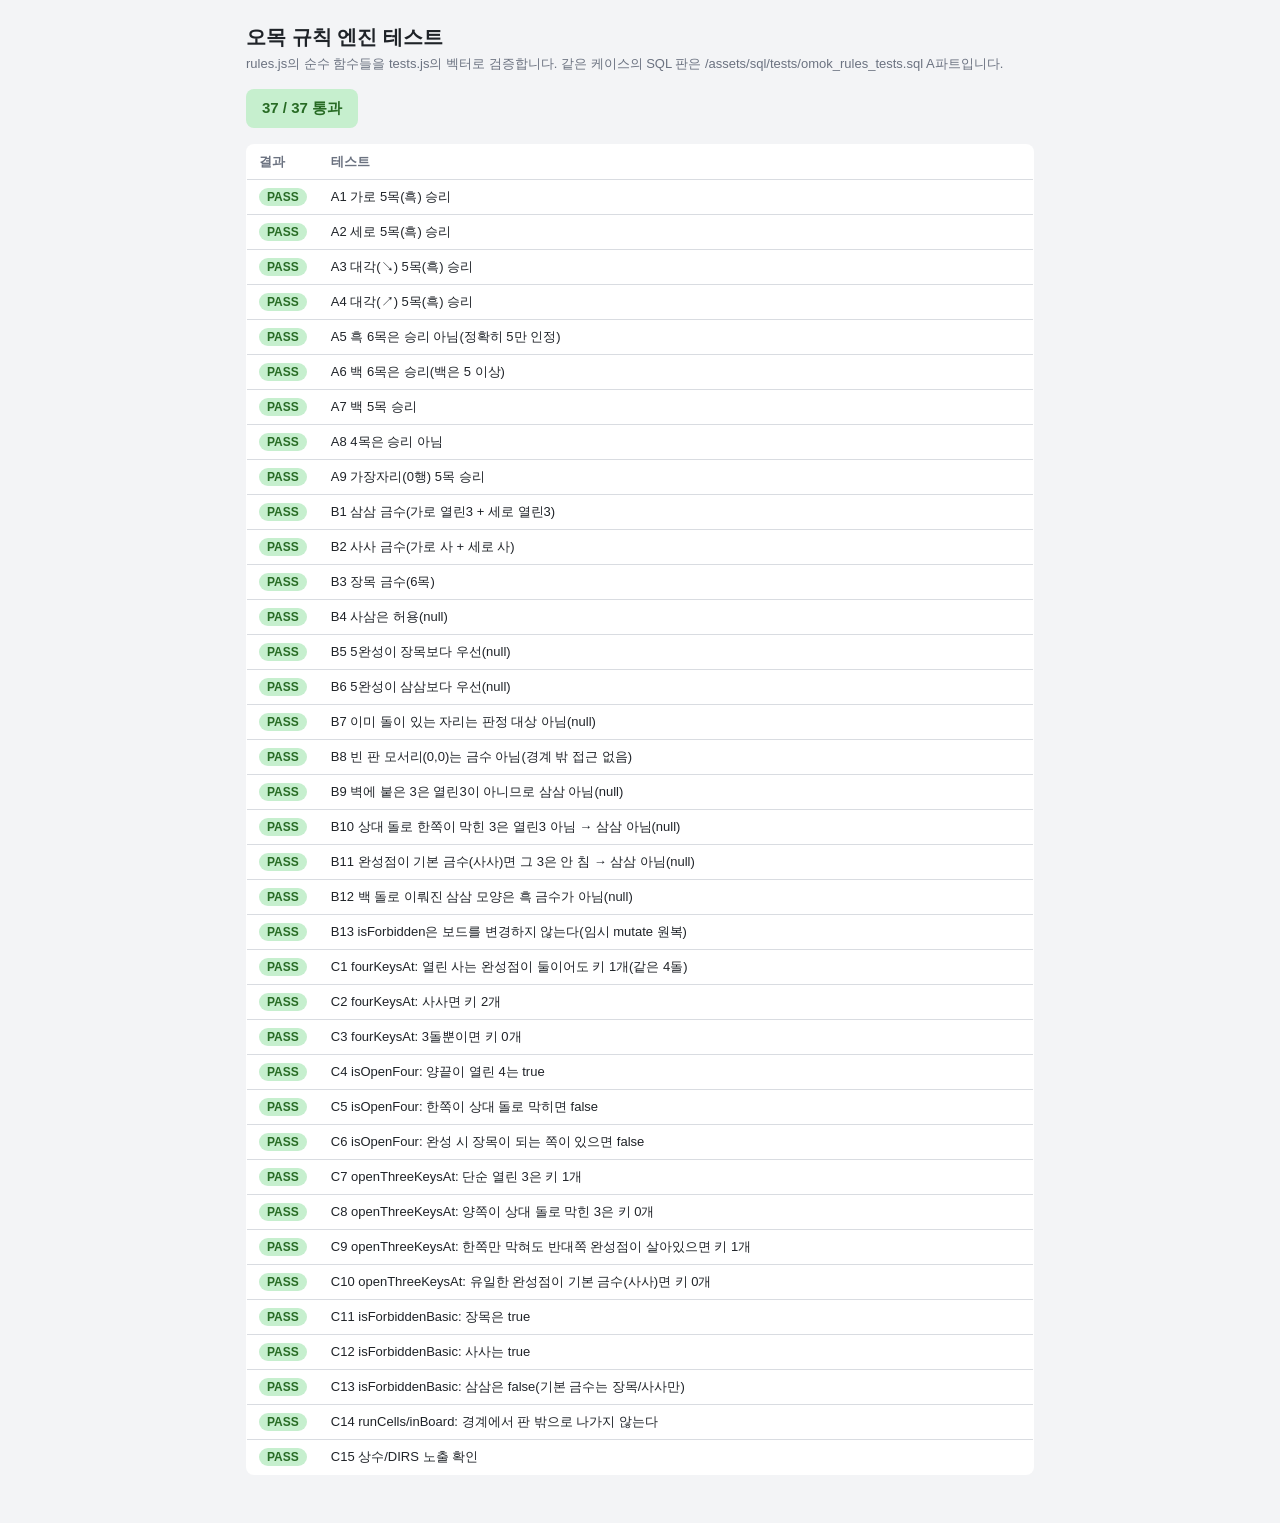
<file: omok/tests.html>
<!DOCTYPE html>
<html lang="ko">
<head>
<meta charset="UTF-8">
<meta name="viewport" content="width=device-width, initial-scale=1.0">
<title>오목 규칙 엔진 테스트</title>
<style>
* { box-sizing: border-box; }

body {
  --bg: #f3f4f6;
  --panel: #ffffff;
  --panel-border: #d9dce1;
  --text: #1f2328;
  --muted: #6b7280;
  --accent: #3b6fd4;
  --pass-bg: #c6efce;
  --pass-tx: #276b24;
  --fail-bg: #ffd6d6;
  --fail-tx: #a12727;
  margin: 0;
  min-height: 100vh;
  background: var(--bg);
  color: var(--text);
  font-family: -apple-system, BlinkMacSystemFont, "Segoe UI", Pretendard, Roboto, sans-serif;
}

body[data-theme="dark"] {
  --bg: #0f1117;
  --panel: #1a1d27;
  --panel-border: #2a2e3a;
  --text: #e8e8ec;
  --muted: #9096a6;
  --accent: #5b8def;
  --pass-bg: #2a5c3e;
  --pass-tx: #7ee2a3;
  --fail-bg: #5c2a2a;
  --fail-tx: #ff9c9c;
}

#wrap {
  max-width: 820px;
  margin: 0 auto;
  padding: 24px 16px 48px;
}

h1 {
  font-size: 20px;
  margin: 0 0 4px;
}

.hint {
  color: var(--muted);
  font-size: 13px;
  margin: 0 0 16px;
}

#summary {
  display: inline-block;
  padding: 10px 16px;
  border-radius: 8px;
  font-weight: 600;
  font-size: 15px;
  margin-bottom: 16px;
}
#summary.all-pass { background: var(--pass-bg); color: var(--pass-tx); }
#summary.has-fail { background: var(--fail-bg); color: var(--fail-tx); }

table {
  width: 100%;
  border-collapse: collapse;
  background: var(--panel);
  border: 1px solid var(--panel-border);
  border-radius: 8px;
  overflow: hidden;
}

th, td {
  text-align: left;
  padding: 8px 12px;
  border-bottom: 1px solid var(--panel-border);
  font-size: 13px;
}

th {
  color: var(--muted);
  font-weight: 600;
  background: var(--panel);
}

tr:last-child td { border-bottom: none; }

.badge {
  display: inline-block;
  padding: 2px 8px;
  border-radius: 999px;
  font-size: 12px;
  font-weight: 600;
}
.badge.pass { background: var(--pass-bg); color: var(--pass-tx); }
.badge.fail { background: var(--fail-bg); color: var(--fail-tx); }

.err {
  color: var(--fail-tx);
  font-size: 12px;
}
</style>
</head>
<body>
<div id="wrap">
  <h1>오목 규칙 엔진 테스트</h1>
  <p class="hint">rules.js의 순수 함수들을 tests.js의 벡터로 검증합니다. 같은 케이스의 SQL 판은 /assets/sql/tests/omok_rules_tests.sql A파트입니다.</p>
  <div id="summary"></div>
  <table>
    <thead>
      <tr><th style="width:70px">결과</th><th>테스트</th></tr>
    </thead>
    <tbody id="rows"></tbody>
  </table>
</div>

<script type="module">
import { runTests } from './tests.js';

const results = runTests();
const failed = results.filter((r) => !r.pass);

const summary = document.getElementById('summary');
summary.textContent = `${results.length - failed.length} / ${results.length} 통과`;
summary.className = failed.length === 0 ? 'all-pass' : 'has-fail';

const rows = document.getElementById('rows');
for (const r of results) {
  const tr = document.createElement('tr');

  const tdBadge = document.createElement('td');
  const badge = document.createElement('span');
  badge.className = `badge ${r.pass ? 'pass' : 'fail'}`;
  badge.textContent = r.pass ? 'PASS' : 'FAIL';
  tdBadge.appendChild(badge);

  const tdName = document.createElement('td');
  tdName.textContent = r.name;
  if (!r.pass) {
    const err = document.createElement('div');
    err.className = 'err';
    err.textContent = r.error;
    tdName.appendChild(err);
  }

  tr.appendChild(tdBadge);
  tr.appendChild(tdName);
  rows.appendChild(tr);
}
</script>
</body>
</html>
</file>
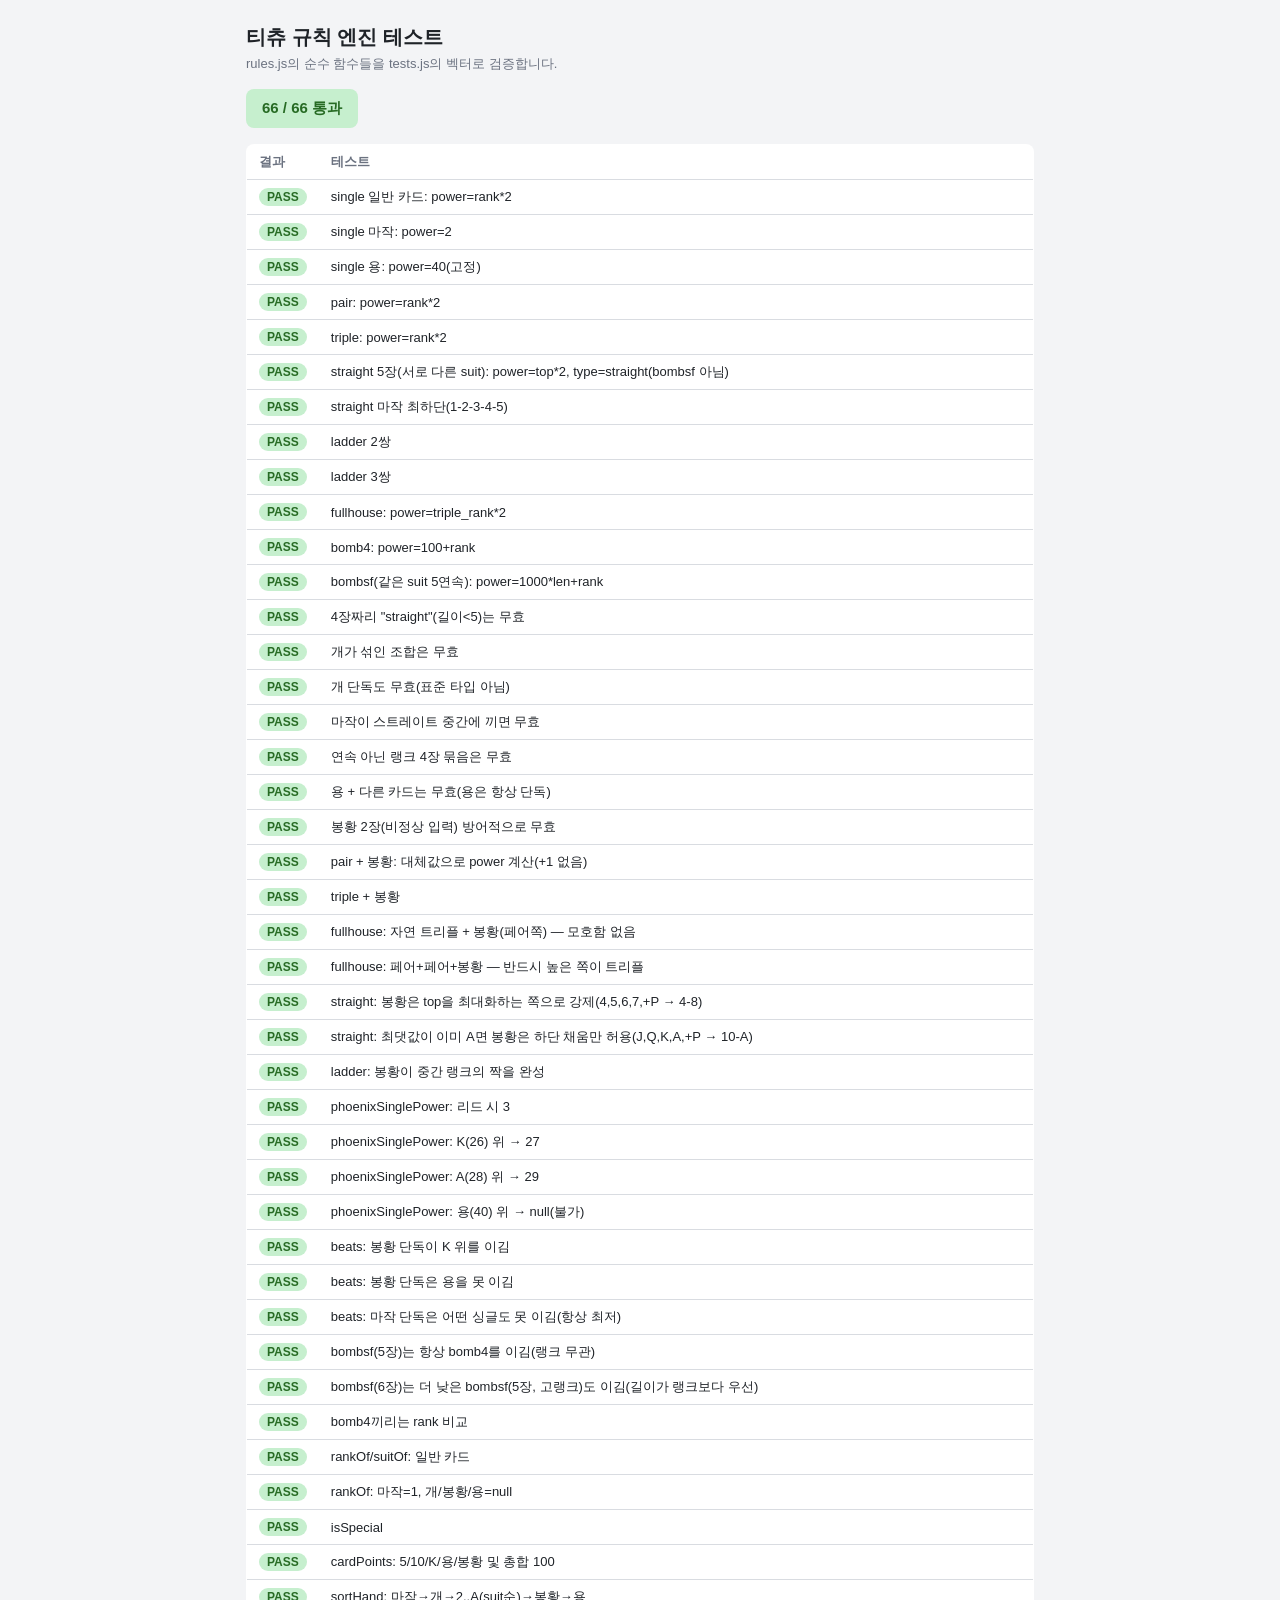
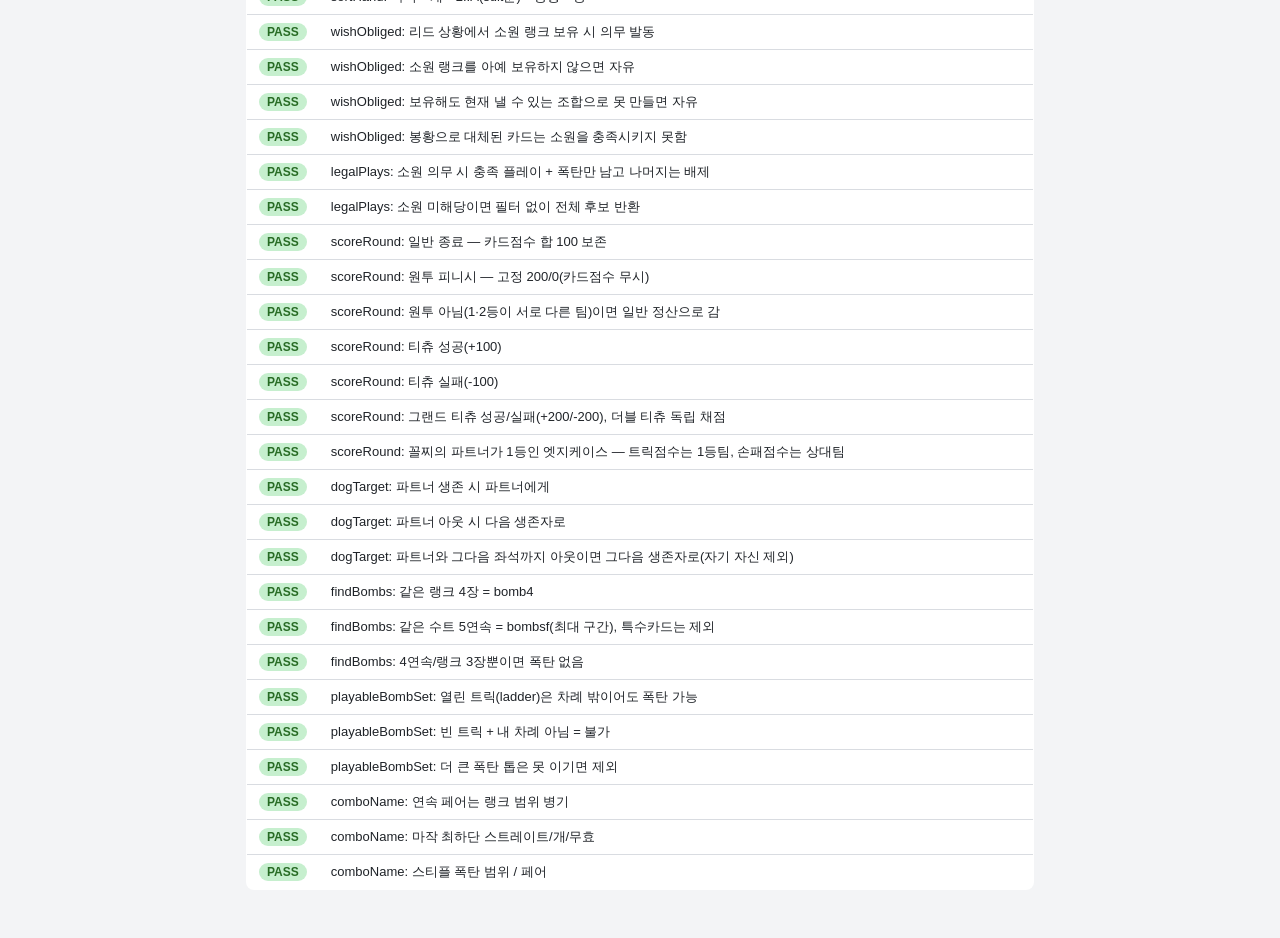
<file: tichu/tests.html>
<!DOCTYPE html>
<html lang="ko">
<head>
<meta charset="UTF-8">
<meta name="viewport" content="width=device-width, initial-scale=1.0">
<title>티츄 규칙 엔진 테스트</title>
<style>
* { box-sizing: border-box; }

body {
  --bg: #f3f4f6;
  --panel: #ffffff;
  --panel-border: #d9dce1;
  --text: #1f2328;
  --muted: #6b7280;
  --accent: #3b6fd4;
  --pass-bg: #c6efce;
  --pass-tx: #276b24;
  --fail-bg: #ffd6d6;
  --fail-tx: #a12727;
  margin: 0;
  min-height: 100vh;
  background: var(--bg);
  color: var(--text);
  font-family: -apple-system, BlinkMacSystemFont, "Segoe UI", Pretendard, Roboto, sans-serif;
}

body[data-theme="dark"] {
  --bg: #0f1117;
  --panel: #1a1d27;
  --panel-border: #2a2e3a;
  --text: #e8e8ec;
  --muted: #9096a6;
  --accent: #5b8def;
  --pass-bg: #2a5c3e;
  --pass-tx: #7ee2a3;
  --fail-bg: #5c2a2a;
  --fail-tx: #ff9c9c;
}

#wrap {
  max-width: 820px;
  margin: 0 auto;
  padding: 24px 16px 48px;
}

h1 {
  font-size: 20px;
  margin: 0 0 4px;
}

.hint {
  color: var(--muted);
  font-size: 13px;
  margin: 0 0 16px;
}

#summary {
  display: inline-block;
  padding: 10px 16px;
  border-radius: 8px;
  font-weight: 600;
  font-size: 15px;
  margin-bottom: 16px;
}
#summary.all-pass { background: var(--pass-bg); color: var(--pass-tx); }
#summary.has-fail { background: var(--fail-bg); color: var(--fail-tx); }

table {
  width: 100%;
  border-collapse: collapse;
  background: var(--panel);
  border: 1px solid var(--panel-border);
  border-radius: 8px;
  overflow: hidden;
}

th, td {
  text-align: left;
  padding: 8px 12px;
  border-bottom: 1px solid var(--panel-border);
  font-size: 13px;
}

th {
  color: var(--muted);
  font-weight: 600;
  background: var(--panel);
}

tr:last-child td { border-bottom: none; }

.badge {
  display: inline-block;
  padding: 2px 8px;
  border-radius: 999px;
  font-size: 12px;
  font-weight: 600;
}
.badge.pass { background: var(--pass-bg); color: var(--pass-tx); }
.badge.fail { background: var(--fail-bg); color: var(--fail-tx); }

.err {
  color: var(--fail-tx);
  font-size: 12px;
}
</style>
</head>
<body>
<div id="wrap">
  <h1>티츄 규칙 엔진 테스트</h1>
  <p class="hint">rules.js의 순수 함수들을 tests.js의 벡터로 검증합니다.</p>
  <div id="summary"></div>
  <table>
    <thead>
      <tr><th style="width:70px">결과</th><th>테스트</th></tr>
    </thead>
    <tbody id="rows"></tbody>
  </table>
</div>

<script type="module">
import { runTests } from './tests.js?v=1';

const results = runTests();
const failed = results.filter((r) => !r.pass);

const summary = document.getElementById('summary');
summary.textContent = `${results.length - failed.length} / ${results.length} 통과`;
summary.className = failed.length === 0 ? 'all-pass' : 'has-fail';

const rows = document.getElementById('rows');
for (const r of results) {
  const tr = document.createElement('tr');

  const tdBadge = document.createElement('td');
  const badge = document.createElement('span');
  badge.className = `badge ${r.pass ? 'pass' : 'fail'}`;
  badge.textContent = r.pass ? 'PASS' : 'FAIL';
  tdBadge.appendChild(badge);

  const tdName = document.createElement('td');
  tdName.textContent = r.name;
  if (!r.pass) {
    const err = document.createElement('div');
    err.className = 'err';
    err.textContent = r.error;
    tdName.appendChild(err);
  }

  tr.appendChild(tdBadge);
  tr.appendChild(tdName);
  rows.appendChild(tr);
}
</script>
</body>
</html>
</file>
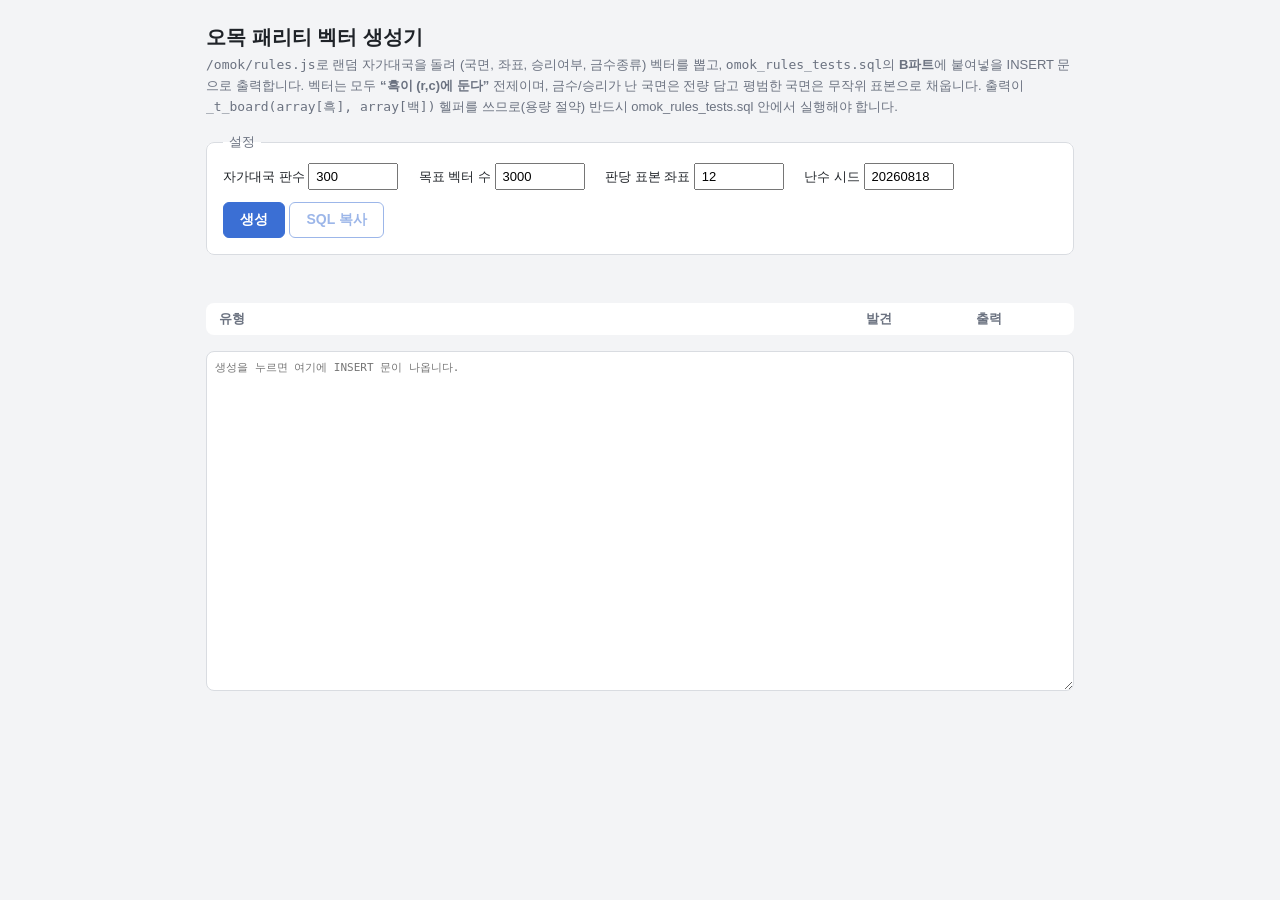
<file: assets/sql/tests/gen-omok-vectors.html>
<!DOCTYPE html>
<html lang="ko">
<head>
<meta charset="UTF-8">
<meta name="viewport" content="width=device-width, initial-scale=1.0">
<title>오목 패리티 벡터 생성기</title>
<style>
* { box-sizing: border-box; }

body {
  --bg: #f3f4f6;
  --panel: #ffffff;
  --panel-border: #d9dce1;
  --text: #1f2328;
  --muted: #6b7280;
  --accent: #3b6fd4;
  --ok-bg: #c6efce;
  --ok-tx: #276b24;
  margin: 0;
  min-height: 100vh;
  background: var(--bg);
  color: var(--text);
  font-family: -apple-system, BlinkMacSystemFont, "Segoe UI", Pretendard, Roboto, sans-serif;
}

#wrap { max-width: 900px; margin: 0 auto; padding: 24px 16px 48px; }
h1 { font-size: 20px; margin: 0 0 4px; }
.hint { color: var(--muted); font-size: 13px; margin: 0 0 16px; line-height: 1.6; }

fieldset {
  border: 1px solid var(--panel-border);
  border-radius: 8px;
  background: var(--panel);
  padding: 12px 16px 16px;
  margin: 0 0 16px;
}
legend { font-size: 13px; color: var(--muted); padding: 0 6px; }

label { font-size: 13px; margin-right: 16px; display: inline-block; }
input[type="number"] { width: 90px; padding: 4px 6px; font-size: 13px; }

button {
  padding: 8px 16px;
  font-size: 14px;
  font-weight: 600;
  border: 1px solid var(--accent);
  border-radius: 6px;
  background: var(--accent);
  color: #fff;
  cursor: pointer;
}
button[disabled] { opacity: .5; cursor: default; }
button.ghost { background: transparent; color: var(--accent); }

#status { font-size: 13px; margin: 12px 0; min-height: 20px; }
#status.done { display: inline-block; padding: 8px 14px; border-radius: 8px; background: var(--ok-bg); color: var(--ok-tx); font-weight: 600; }

table { width: 100%; border-collapse: collapse; background: var(--panel); border: 1px solid var(--panel-border); border-radius: 8px; overflow: hidden; margin-bottom: 16px; }
th, td { text-align: left; padding: 6px 12px; border-bottom: 1px solid var(--panel-border); font-size: 13px; }
th { color: var(--muted); font-weight: 600; }
tr:last-child td { border-bottom: none; }
td.num { text-align: right; font-variant-numeric: tabular-nums; }

textarea {
  width: 100%;
  height: 340px;
  font-family: ui-monospace, SFMono-Regular, Consolas, monospace;
  font-size: 11px;
  padding: 8px;
  border: 1px solid var(--panel-border);
  border-radius: 8px;
  background: var(--panel);
  color: var(--text);
}
</style>
</head>
<body>
<div id="wrap">
  <h1>오목 패리티 벡터 생성기</h1>
  <p class="hint">
    <code>/omok/rules.js</code>로 랜덤 자가대국을 돌려 (국면, 좌표, 승리여부, 금수종류) 벡터를 뽑고,
    <code>omok_rules_tests.sql</code>의 <strong>B파트</strong>에 붙여넣을 INSERT 문으로 출력합니다.
    벡터는 모두 <strong>“흑이 (r,c)에 둔다”</strong> 전제이며, 금수/승리가 난 국면은 전량 담고 평범한 국면은 무작위 표본으로 채웁니다.
    출력이 <code>_t_board(array[흑], array[백])</code> 헬퍼를 쓰므로(용량 절약) 반드시 omok_rules_tests.sql 안에서 실행해야 합니다.
  </p>

  <fieldset>
    <legend>설정</legend>
    <label>자가대국 판수 <input id="games" type="number" value="300" min="1" max="5000"></label>
    <label>목표 벡터 수 <input id="target" type="number" value="3000" min="100" max="20000"></label>
    <label>판당 표본 좌표 <input id="perply" type="number" value="12" min="1" max="60"></label>
    <label>난수 시드 <input id="seed" type="number" value="20260818" min="1"></label>
    <div style="margin-top:12px">
      <button id="run">생성</button>
      <button id="copy" class="ghost" disabled>SQL 복사</button>
    </div>
  </fieldset>

  <div id="status"></div>

  <table>
    <thead><tr><th>유형</th><th style="width:110px">발견</th><th style="width:110px">출력</th></tr></thead>
    <tbody id="counts"></tbody>
  </table>

  <textarea id="out" readonly placeholder="생성을 누르면 여기에 INSERT 문이 나옵니다."></textarea>
</div>

<script type="module">
// 이 파일은 /assets/sql/tests/ 에 있으므로 rules.js는 세 단계 위다.
// (사이트 루트로 서빙 중이라면 '/omok/rules.js' 절대경로도 동일하게 동작한다.)
import { SIZE, BLACK, WHITE, checkWin, isForbidden } from '../../../omok/rules.js';

// JS의 한글 금수 이름 → SQL(_ob_forbidden)의 코드. 이 매핑이 패리티의 계약이다.
const FORB_CODE = { '장목': 'overline', '사사': 'double-four', '삼삼': 'double-three' };

// 재현 가능한 난수(mulberry32) — 불일치가 나오면 같은 시드로 그대로 재현할 수 있다.
function rng(seed) {
  let a = seed >>> 0;
  return function () {
    a = (a + 0x6D2B79F5) >>> 0;
    let t = Math.imul(a ^ (a >>> 15), 1 | a);
    t = (t + Math.imul(t ^ (t >>> 7), 61 | t)) ^ t;
    return ((t ^ (t >>> 14)) >>> 0) / 4294967296;
  };
}

function mk() {
  return Array.from({ length: SIZE }, () => new Array(SIZE).fill(0));
}

// 기존 돌에서 체비셰프 거리 d 이내의 빈 칸(=위협이 생기는 구역). 판이 비었으면 중앙.
function candidates(bd, d) {
  const out = [];
  let any = false;
  for (let r = 0; r < SIZE; r++) {
    for (let c = 0; c < SIZE; c++) {
      if (bd[r][c] !== 0) { any = true; continue; }
      let near = false;
      for (let dr = -d; dr <= d && !near; dr++) {
        for (let dc = -d; dc <= d; dc++) {
          const rr = r + dr, cc = c + dc;
          if (rr < 0 || rr >= SIZE || cc < 0 || cc >= SIZE) continue;
          if (bd[rr][cc] !== 0) { near = true; break; }
        }
      }
      if (near) out.push([r, c]);
    }
  }
  if (!any) return [[7, 7]];
  return out;
}

function stoneLists(bd) {
  const black = [], white = [];
  for (let r = 0; r < SIZE; r++) {
    for (let c = 0; c < SIZE; c++) {
      if (bd[r][c] === BLACK) black.push(r * SIZE + c + 1);
      else if (bd[r][c] === WHITE) white.push(r * SIZE + c + 1);
    }
  }
  return { black, white };
}

const TYPES = ['overline', 'double-four', 'double-three', 'win', 'plain'];

function classify(win, forbCode) {
  if (forbCode) return forbCode;
  return win ? 'win' : 'plain';
}

function sqlLiteral(v) {
  const { black, white } = v.stones;
  return `(_t_board(array[${black.join(',')}]::int[], array[${white.join(',')}]::int[]), `
    + `${v.r}, ${v.c}, ${v.win ? 'true' : 'false'}, ${v.forb ? `'${v.forb}'` : 'null'})`;
}

async function generate() {
  const nGames = Math.max(1, parseInt(document.getElementById('games').value, 10) || 300);
  const target = Math.max(100, parseInt(document.getElementById('target').value, 10) || 3000);
  const perPly = Math.max(1, parseInt(document.getElementById('perply').value, 10) || 12);
  const seed = Math.max(1, parseInt(document.getElementById('seed').value, 10) || 1);
  const rnd = rng(seed);

  const found = Object.fromEntries(TYPES.map((t) => [t, 0]));
  const specials = [];   // 금수 또는 승리 국면 — 전량 보관
  const plains = [];     // 평범한 국면 — 표본
  const status = document.getElementById('status');
  status.className = '';

  for (let g = 0; g < nGames; g++) {
    const bd = mk();
    let color = BLACK;

    for (let ply = 0; ply < SIZE * SIZE; ply++) {
      const zone = candidates(bd, 1);           // 벡터 표본은 돌에 붙은 칸에서만(위협 밀집 구역)
      const play = candidates(bd, 2);           // 실제 착수는 조금 더 넓게
      if (play.length === 0) break;

      // --- 벡터 수집: 후보 좌표를 흑 관점으로 판정 ---
      const stones = stoneLists(bd);            // 이 시점 국면은 한 번만 직렬화해 공유
      const picks = Math.min(perPly, zone.length);
      for (let i = 0; i < picks; i++) {
        const [r, c] = zone[Math.floor(rnd() * zone.length)];
        const forb = FORB_CODE[isForbidden(bd, r, c)] || null;
        bd[r][c] = BLACK;
        const win = checkWin(bd, r, c) !== null;
        bd[r][c] = 0;
        const kind = classify(win, forb);
        found[kind]++;
        const vec = { stones, r, c, win, forb };
        if (kind === 'plain') plains.push(vec); else specials.push(vec);
      }

      // --- 실제 착수: 흑은 금수 자리를 두지 않는다(단 5가 완성되면 isForbidden이 null) ---
      const legal = color === BLACK ? play.filter(([r, c]) => isForbidden(bd, r, c) === null) : play;
      if (legal.length === 0) break;
      const [mr, mc] = legal[Math.floor(rnd() * legal.length)];
      bd[mr][mc] = color;
      if (checkWin(bd, mr, mc)) break;          // 승부가 났으면 다음 판으로
      color = color === BLACK ? WHITE : BLACK;
    }

    if (g % 10 === 0) {
      status.textContent = `자가대국 ${g + 1}/${nGames} — 특수 ${specials.length}건, 일반 ${plains.length}건`;
      await new Promise((res) => setTimeout(res, 0)); // UI 갱신 양보
    }
  }

  // --- 출력 구성: 특수 국면 우선, 남는 자리를 일반 표본으로 채운다 ---
  const shuffle = (arr) => {
    for (let i = arr.length - 1; i > 0; i--) {
      const j = Math.floor(rnd() * (i + 1));
      [arr[i], arr[j]] = [arr[j], arr[i]];
    }
    return arr;
  };
  const specialQuota = Math.min(specials.length, Math.floor(target * 0.7));
  const picked = shuffle(specials).slice(0, specialQuota)
    .concat(shuffle(plains).slice(0, Math.max(0, target - specialQuota)));
  shuffle(picked);

  const emitted = Object.fromEntries(TYPES.map((t) => [t, 0]));
  for (const v of picked) emitted[classify(v.win, v.forb)]++;

  const rows = document.getElementById('counts');
  rows.textContent = '';
  for (const t of TYPES) {
    const tr = document.createElement('tr');
    const td1 = document.createElement('td'); td1.textContent = t;
    const td2 = document.createElement('td'); td2.className = 'num'; td2.textContent = found[t].toLocaleString();
    const td3 = document.createElement('td'); td3.className = 'num'; td3.textContent = emitted[t].toLocaleString();
    tr.append(td1, td2, td3);
    rows.appendChild(tr);
  }

  // 250행씩 끊어 여러 개의 INSERT 문으로 출력한다(SQL Editor 입력 한도 대비 — 문 단위로 나눠 붙일 수 있다).
  const CHUNK = 250;
  const parts = [
    `-- gen-omok-vectors.html 출력 — seed=${seed}, games=${nGames}, perPly=${perPly}, 총 ${picked.length}건`,
    `-- 유형별: ${TYPES.map((t) => `${t}=${emitted[t]}`).join(', ')}`,
    `-- 반드시 omok_rules_tests.sql의 B파트 자리에 붙여넣을 것(_t_board 헬퍼가 필요하다).`,
  ];
  for (let i = 0; i < picked.length; i += CHUNK) {
    const chunk = picked.slice(i, i + CHUNK);
    parts.push(
      'insert into _t_omok_vectors (cells, r, c, expect_win, expect_forbidden) values\n'
      + chunk.map(sqlLiteral).join(',\n') + ';'
    );
  }
  document.getElementById('out').value = parts.join('\n\n') + '\n';

  const missing = TYPES.filter((t) => emitted[t] === 0);
  status.className = 'done';
  status.textContent = `${picked.length.toLocaleString()}건 생성 완료`
    + (missing.length ? ` — 주의: ${missing.join('/')} 유형이 0건이다(판수를 늘려 다시 생성할 것)` : ' — 5개 유형 모두 포함');
  document.getElementById('copy').disabled = false;
}

document.getElementById('run').addEventListener('click', async (e) => {
  e.target.disabled = true;
  document.getElementById('copy').disabled = true;
  try {
    await generate();
  } catch (err) {
    const status = document.getElementById('status');
    status.className = '';
    status.textContent = `실패: ${err.message}`;
  } finally {
    e.target.disabled = false;
  }
});

document.getElementById('copy').addEventListener('click', async () => {
  const out = document.getElementById('out');
  out.select();
  try {
    await navigator.clipboard.writeText(out.value);
    document.getElementById('status').textContent = 'SQL을 클립보드에 복사했다.';
  } catch {
    document.execCommand('copy'); // 클립보드 API가 막힌 환경(파일 프로토콜 등) 폴백
  }
});
</script>
</body>
</html>
</file>
